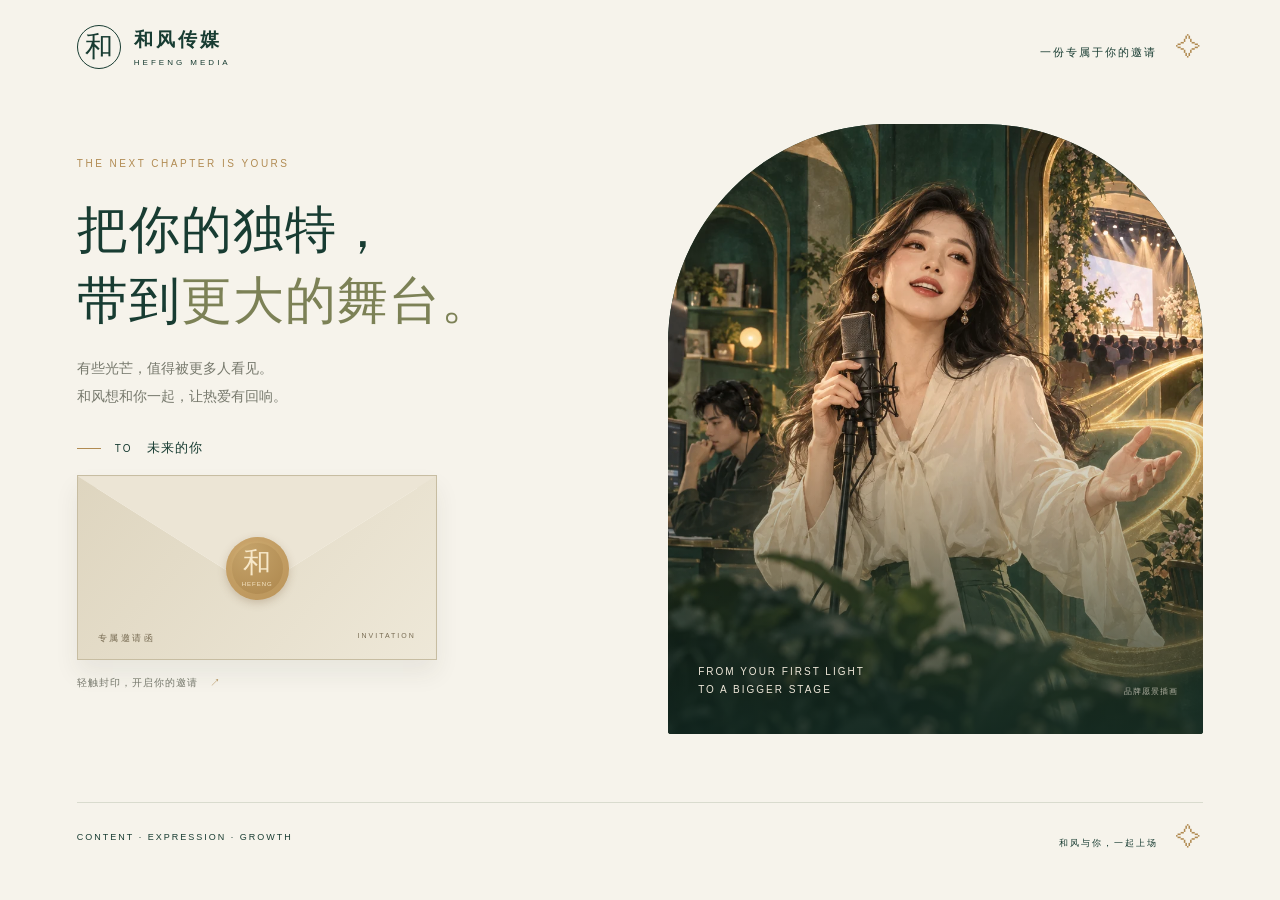
<file: index.html>
<!doctype html>
<html lang="zh-CN">
<head>
  <meta charset="UTF-8"><meta name="viewport" content="width=device-width,initial-scale=1,viewport-fit=cover"><meta name="theme-color" content="#173d32">
  <meta name="description" content="和风传媒主播启程邀请函。把你的独特，带到更大的舞台。"><meta name="robots" content="noindex,nofollow">
  <title>有一封和风的邀请，想交给你 · 和风传媒</title>
  <link rel="icon" href="data:image/svg+xml,%3Csvg xmlns='http://www.w3.org/2000/svg' viewBox='0 0 64 64'%3E%3Crect width='64' height='64' rx='16' fill='%23173d32'/%3E%3Ctext x='32' y='44' text-anchor='middle' font-size='40' fill='%23e4c898'%3E和%3C/text%3E%3C/svg%3E">
  <link rel="stylesheet" href="styles.css"><script defer src="app.js"></script>
</head>
<body>
  <header class="masthead"><a class="brand" href="#" aria-label="和风传媒首页"><span class="brand-mark">和</span><span>和风传媒<small>HEFENG MEDIA</small></span></a><span class="header-note">一份专属于你的邀请 <span class="star">✧</span></span></header>
  <main>
    <section class="hero" aria-labelledby="hero-title">
      <div class="hero-copy"><p class="eyebrow">THE NEXT CHAPTER IS YOURS</p><h1 id="hero-title">把你的独特，<br>带到<span>更大的舞台。</span></h1><p class="hero-description">有些光芒，值得被更多人看见。<br>和风想和你一起，让热爱有回响。</p><div class="recipient-line"><span class="tiny-line"></span><span>TO <b data-recipient>未来的你</b></span></div>
      <button id="open-invitation" class="envelope" aria-expanded="false" aria-controls="invitation-content"><span class="envelope-flap"></span><span class="envelope-paper">一封邀请 · 一段新旅程</span><span class="envelope-face"></span><span class="seal">和<span>HEFENG</span></span><span class="envelope-bottom">专 属 邀 请 函 <span>INVITATION</span></span></button><p class="tap-note" id="tap-note">轻触封印，开启你的邀请 <span>↗</span></p></div>
      <figure class="hero-art"><img src="assets/vision.webp" alt="和风愿景插画：主播在灯光下演唱，运营在旁协作，远处连接舞台、庆祝晚宴与城市夜景" fetchpriority="high" width="1536" height="1024"><figcaption><span>FROM YOUR FIRST LIGHT<br>TO A BIGGER STAGE</span><small>品牌愿景插画</small></figcaption></figure>
      <div class="hero-bottom"><span>CONTENT · EXPRESSION · GROWTH</span><span>和风与你，一起上场 <span class="star">✧</span></span></div>
    </section>

    <div id="invitation-content" hidden>
      <nav class="section-nav" aria-label="邀请函导航"><a href="#letter">给你的一封信</a><a href="#together">与和风同行</a><a href="#reply">留下你的名字 <span>↗</span></a></nav>
      <section id="letter" class="letter-section section-wrap"><div class="section-caption"><span>01 / A LETTER TO YOU</span><span data-code>HF · INVITATION</span></div><div class="letter-layout"><div><p class="eyebrow">很高兴，遇见你</p><h2>你的下一幕，<br>我们想一起参与。</h2><span class="letter-flower" aria-hidden="true">✳</span></div><article class="letter-body"><h3>亲爱的 <span data-recipient>未来的你</span>：</h3><p id="personal-note">你的表达、气质，以及那些还未充分展现的可能，都值得被认真看见、好好打磨。</p><p>我们诚挚地邀请你加入<strong>和风传媒主播合作计划</strong>。从镜头前的一次表达，到被观众记住的个人风格，我们期待和你一起，把每一步走得更踏实，也走得更远。</p><p>和风传媒专注于内容型娱乐直播与主播长期成长。我们相信，有吸引力的直播，来自鲜明的个人特点、用心的内容，以及持续的练习和复盘。</p><p>接下来，我们会和你一起梳理适合的方向，准备镜头呈现与直播内容，并确认开播安排。希望每一次上场，你都更清楚自己的优势，也更有底气。</p><p class="letter-emphasis">让你的特点成为风格，<br>让你的名字被更多人记住。</p><div class="letter-signoff"><span>期待与你一起上场。</span><span class="signoff-brand">和风传媒<small>HEFENG MEDIA</small></span></div></article></div><div class="date-ribbon"><span>我们的下一次相见</span><strong id="launch-date">10.23 <em>/ 2026</em></strong><span>预计合作启动时间<br><small>具体安排与你另行确认</small></span></div></section>

      <section id="together" class="support-section"><div class="section-wrap"><div class="section-caption"><span>02 / BETTER TOGETHER</span><span>你的努力，有人一起认真</span></div><div class="support-title"><h2>你专心发光，<br>我们一起打磨。</h2><p>直播这条路，值得认真经营。<br>从开播前的准备，到一场场内容的积累，<br>把成长落在具体的事情上。</p></div><div class="support-grid"><article><span class="support-number">01</span><h3>找到你的个人风格</h3><p>从性格、表达和擅长的内容出发，梳理适合你的直播方向与镜头呈现。</p><span class="support-tag">个人定位 / 镜头表达</span></article><article><span class="support-number">02</span><h3>把想法做成好内容</h3><p>一起设计话题、互动和节目环节，让直播有节奏，也有让人记住的片段。</p><span class="support-tag">内容共创 / 互动训练</span></article><article><span class="support-number">03</span><h3>让每一场都有积累</h3><p>从具体片段和观众反馈中发现问题，明确下一场可以调整的小目标。</p><span class="support-tag">看播复盘 / 持续成长</span></article></div><div class="vision-feature"><div class="vision-image"><img src="assets/vision.webp" loading="lazy" alt="连接直播、舞台和庆功晚宴的品牌愿景插画" width="1536" height="1024"><span>VISION / 品牌愿景</span></div><div class="vision-copy"><p class="eyebrow">THERE IS MORE AHEAD</p><h3>从直播间的一束光，<br>到更广阔的现场。</h3><p>更好的作品、更多被看见的机会，<br>和一群能分享进步、庆祝成长的人。<br>这些，是我们想和你一起走向的未来。</p><div class="vision-tags"><span>内容共创</span><span>行业交流</span><span>成长庆祝</span></div></div></div></div></section>

      <section id="reply" class="reply-section section-wrap"><div class="section-caption"><span>03 / YOUR NEXT CHAPTER</span><span>这一页，留给你</span></div><div class="reply-heading"><span class="star">✧</span><h2>故事的下一页，<br>从你的名字开始。</h2><p>留下一份对未来的期待，<br>也留下一份我们彼此认真对待的约定。</p></div>
        <form id="reply-form" novalidate><div class="form-row"><label>你的名字或主播昵称 <span>*</span><input id="name" name="name" maxlength="24" autocomplete="nickname" placeholder="希望我们怎样称呼你" required></label><fieldset><legend>你倾向的开播方式 <span>*</span></legend><div class="radio-options"><label><input type="radio" name="mode" value="线上开播" required><span>线上开播</span></label><label><input type="radio" name="mode" value="重庆线下"><span>重庆线下</span></label><label><input type="radio" name="mode" value="再聊聊"><span>再聊聊</span></label></div></fieldset></div><label class="goal-label">想通过直播做到的一件事 <span class="optional">选填</span><textarea id="goal" name="goal" rows="2" maxlength="120" placeholder="比如：找到属于自己的风格，让更多人记住我的声音。"></textarea></label><div class="signature-label"><span>写下你的签名 <span>*</span></span><button type="button" id="clear-signature">重新签写 ↺</button></div><div class="signature-area"><canvas id="signature" aria-label="手写签名区域"></canvas><span id="signature-hint">在这里，用指尖写下你的名字</span></div><label class="typed-option"><input type="checkbox" id="typed-signature">不方便手写，使用姓名落款</label><label class="consent"><input type="checkbox" id="consent" required><span>我愿意保持沟通，按双方确认的安排完成开播准备。如时间或计划有变化，我会提前与对接人说明。</span></label><p class="fine-print">这是一份合作意向回执，具体合作条件以双方正式确认为准。</p><p id="form-error" role="alert" class="form-error"></p><button type="submit" class="primary-button">接受这份邀请 · 生成我的回执 <span>↗</span></button><p class="privacy-note">填写内容仅用于在本机生成回执。保存后发给对接人，完成确认。</p></form>
      </section>
      <footer class="footer"><a class="brand" href="#"><span class="brand-mark">和</span><span>和风传媒<small>HEFENG MEDIA</small></span></a><p>和风与你，一起上场。</p><span>CONTENT · EXPRESSION · GROWTH</span></footer>
    </div>
  </main>
  <dialog id="receipt-dialog"><button class="dialog-close" id="close-dialog" aria-label="关闭回执预览">×</button><p class="eyebrow">A LITTLE PROMISE TO THE FUTURE</p><h2>你的启程回执，已生成。</h2><p class="receipt-help">长按图片保存，发给和风对接人。</p><img id="receipt-image" alt="包含你的合作意向与签名的启程回执"><div class="receipt-actions"><a id="download-receipt" class="primary-button" download="和风传媒启程回执.png">保存回执图片 ↓</a><button type="button" id="share-receipt" class="secondary-button">分享回执 ↗</button></div><p id="share-status" role="status"></p><p class="privacy-note">回执尚未发送，请保存后自行发给对接人。</p></dialog>
  <div class="toast" role="status" id="toast"></div>
</body></html>
</file>
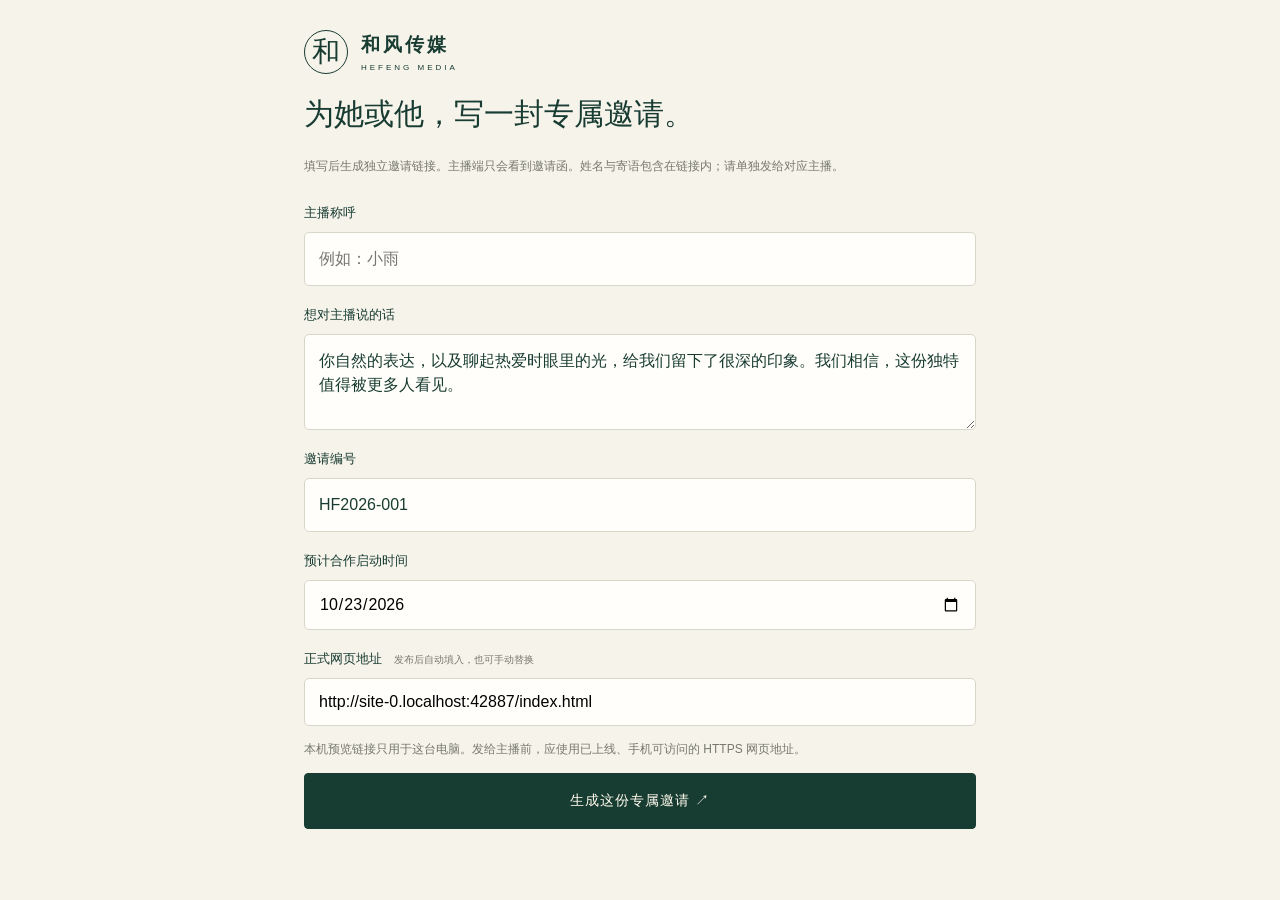
<file: editor.html>
<!doctype html><html lang="zh-CN"><head><meta charset="utf-8"><meta name="viewport" content="width=device-width,initial-scale=1"><meta name="robots" content="noindex,nofollow"><title>制作专属邀请 · 和风传媒</title><link rel="stylesheet" href="styles.css"><style>main{max-width:720px;margin:auto;padding:30px 24px 60px}h1{font-family:var(--serif);font-weight:400;font-size:30px}form{margin-top:26px}form>label{display:block;margin-top:20px}.actions{display:flex;gap:10px;margin-top:24px}.actions>*{flex:1}.result{margin-top:25px;word-break:break-all}#link-output{min-height:120px}.help{font-size:12px;line-height:1.9;color:var(--muted)}#editor-error{color:#a74334;font-size:12px}.secondary-button{padding:12px}#preview{margin-top:15px}</style><script defer src="editor.js"></script></head><body><main><a class="brand" href="index.html"><span class="brand-mark">和</span><span>和风传媒<small>HEFENG MEDIA</small></span></a><h1>为她或他，写一封专属邀请。</h1><p class="help">填写后生成独立邀请链接。主播端只会看到邀请函。姓名与寄语包含在链接内；请单独发给对应主播。</p><form id="editor-form"><label>主播称呼<input id="guest" maxlength="24" placeholder="例如：小雨" required></label><label>想对主播说的话<textarea id="note" maxlength="240" required placeholder="写下沟通中真正打动你的具体特点。">你自然的表达，以及聊起热爱时眼里的光，给我们留下了很深的印象。我们相信，这份独特值得被更多人看见。</textarea></label><label>邀请编号<input id="code" maxlength="40" value="HF2026-001" required></label><label>预计合作启动时间<input id="date" type="date" value="2026-10-23" required style="width:100%;padding:14px;font-size:16px;margin-top:10px;border:1px solid #d7d7c9;background:#fffefa;border-radius:5px"></label><label>正式网页地址 <span class="optional">发布后自动填入，也可手动替换</span><input id="base-url" type="url" placeholder="https://你的域名/" style="width:100%;padding:14px;font-size:16px;margin-top:10px;border:1px solid #d7d7c9;background:#fffefa;border-radius:5px"></label><p class="help">本机预览链接只用于这台电脑。发给主播前，应使用已上线、手机可访问的 HTTPS 网页地址。</p><p id="editor-error" role="alert"></p><button class="primary-button" type="submit">生成这份专属邀请 ↗</button></form><section id="result" class="result" hidden><h2 style="font-size:24px">专属邀请已准备好</h2><label for="link-output">复制后单独发送</label><textarea id="link-output" readonly></textarea><div class="actions"><button id="copy-link" class="primary-button">复制链接</button><a id="preview" class="secondary-button" target="_blank" rel="noopener" style="margin:0;text-align:center">预览邀请函 ↗</a></div><p id="copy-status" class="help" role="status"></p></section></main></body></html>
</file>
<file: styles.css>
@charset "UTF-8";
:root{--paper:#f6f3eb;--ink:#183c32;--green:#173d32;--gold:#b18b52;--muted:#77796d;--line:#d9dbce;--serif:'Songti SC','STSong','SimSun',serif;--sans:-apple-system,BlinkMacSystemFont,'Segoe UI','Microsoft YaHei',sans-serif}*{box-sizing:border-box}html{scroll-behavior:smooth;scroll-padding-top:86px}body{margin:0;background:var(--paper);color:var(--ink);font-family:var(--sans);-webkit-font-smoothing:antialiased}button,input,textarea{font:inherit}button,a,input,textarea{-webkit-tap-highlight-color:transparent}button,a{touch-action:manipulation}button{cursor:pointer}a{color:inherit;text-decoration:none}button:focus-visible,a:focus-visible,input:focus-visible,textarea:focus-visible{outline:3px solid #ba965b;outline-offset:5px}[hidden]{display:none!important}.masthead{height:94px;max-width:1440px;margin:auto;padding:0 6%;display:flex;align-items:center;justify-content:space-between}.brand{display:flex;gap:13px;align-items:center;font-size:19px;letter-spacing:3px;font-weight:600}.brand-mark{font-family:var(--serif);font-size:28px;border:1px solid currentColor;border-radius:50%;width:44px;height:44px;display:grid;place-items:center;letter-spacing:0;font-weight:400}.brand small{display:block;font-size:8px;font-weight:400;letter-spacing:3px;margin-top:5px}.header-note{font-size:11px;letter-spacing:2px}.star{color:var(--gold);font-size:25px;margin-left:14px}.hero{max-width:1440px;margin:auto;position:relative;display:grid;grid-template-columns:1fr 1fr;padding:30px 6% 0;gap:5%;}.hero-copy{padding:24px 0 0}.eyebrow{font-size:10px;letter-spacing:2.5px;color:var(--gold);font-weight:500}.hero h1{font-family:var(--serif);font-weight:400;font-size:clamp(38px,4vw,60px);line-height:1.38;letter-spacing:1px;margin:26px 0 18px}.hero h1 span{color:#7c8156}.hero-description{color:var(--muted);font-size:14px;line-height:2}.recipient-line{display:flex;gap:14px;align-items:center;margin:29px 0 18px;font-size:10px;letter-spacing:2px}.recipient-line b{font-size:13px;margin-left:10px;font-weight:400;letter-spacing:1px}.tiny-line{width:24px;height:1px;background:var(--gold)}.envelope{display:block;width:min(100%,360px);aspect-ratio:1.95;background:#e8e0cd;border:1px solid #c7bda2;position:relative;padding:0;perspective:800px;isolation:isolate;box-shadow:0 13px 23px #32392a13;transition:transform .35s}.envelope:hover{transform:translateY(-4px)}.envelope-flap{position:absolute;inset:0;background:#ece5d5;clip-path:polygon(0 0,100% 0,50% 62%);filter:drop-shadow(0 2px 1px #9e8f71);z-index:4;transform-origin:top;transition:transform .7s,opacity .5s}.envelope-paper{position:absolute;inset:12px 17px;background:#fffcf4;padding:24px 8px;text-align:center;color:var(--gold);font-family:var(--serif);font-size:14px;z-index:1;transition:transform .7s}.envelope-face{position:absolute;inset:0;background:linear-gradient(130deg,#ded5bf,#eee8d8);clip-path:polygon(0 0,50% 62%,100% 0,100% 100%,0 100%);z-index:3}.seal{position:absolute;z-index:5;width:63px;height:63px;left:calc(50% - 31px);top:calc(50% - 31px);border-radius:50%;background:radial-gradient(circle at 35% 24%,#c5a36a,#aa8349);box-shadow:0 3px 9px #70532d42,inset 0 0 0 4px #c29b623f,inset 0 0 0 6px #e3bd823f;color:#f7e8c9;display:flex;align-items:center;justify-content:center;flex-direction:column;font-family:var(--serif);font-size:28px;line-height:1.1;transition:opacity .3s,transform .5s}.seal span{font-family:var(--sans);font-size:6px;letter-spacing:1px;margin-top:2px}.envelope-bottom{position:absolute;bottom:14px;left:20px;right:20px;z-index:4;font-size:9px;display:flex;justify-content:space-between;color:#776b52}.envelope-bottom span{font-size:7px;letter-spacing:2px}.envelope.opened .envelope-flap{transform:rotateX(175deg);opacity:.2;z-index:0}.envelope.opened .seal{opacity:0;transform:scale(.75)}.envelope.opened .envelope-paper{transform:translateY(-20px)}.tap-note{font-size:10px;color:var(--muted);letter-spacing:1px;margin:16px 0 34px}.tap-note span{padding-left:8px;color:var(--gold)}.hero-art{margin:0;min-height:610px;position:relative;border-radius:220px 220px 3px 3px;overflow:hidden;background:var(--green)}.hero-art img{width:100%;height:100%;position:absolute;object-fit:cover;object-position:43% center}.hero-art:after{content:'';position:absolute;inset:45% 0 0;background:linear-gradient(transparent,#132b24cc)}.hero-art figcaption{position:absolute;z-index:1;bottom:35px;left:30px;right:25px;color:#eee7d9;display:flex;align-items:flex-end;justify-content:space-between;font-size:10px;line-height:1.8;letter-spacing:2px}.hero-art small{font-size:8px;letter-spacing:1px;opacity:.7}.hero-bottom{grid-column:1/-1;display:flex;justify-content:space-between;align-items:center;border-top:1px solid var(--line);font-size:9px;letter-spacing:2px;padding:20px 0;margin-top:32px}.section-nav{position:sticky;top:0;z-index:20;display:flex;justify-content:center;gap:54px;padding:21px 20px;background:#f6f3ebf0;backdrop-filter:blur(12px);border-bottom:1px solid var(--line);font-size:12px}.section-nav a:last-child{color:#98723c}.section-wrap{max-width:1160px;margin:auto;padding:64px 28px}.section-caption{display:flex;justify-content:space-between;gap:12px;font-size:9px;letter-spacing:2px;color:var(--muted);padding-bottom:22px;border-bottom:1px solid var(--line);margin-bottom:50px}h2{font-family:var(--serif);font-size:40px;font-weight:400;line-height:1.5;letter-spacing:1px}.letter-layout{display:grid;grid-template-columns:1fr 1.25fr;gap:10%}.letter-layout h2{margin-top:17px}.letter-flower{display:block;font-size:106px;color:#b49b684d;margin-top:45px}.letter-body h3{font-weight:500;font-size:17px;margin:0 0 22px}.letter-body p{font-size:14px;line-height:2.1;color:#5e685e;margin:0 0 18px}.letter-body strong{color:var(--ink);font-weight:500}.letter-body .letter-emphasis{font-family:var(--serif);font-size:25px;line-height:1.8;color:var(--ink);margin:28px 0}.letter-signoff{display:flex;justify-content:space-between;align-items:center;font-size:12px;color:var(--muted);padding-top:15px}.signoff-brand{font-family:var(--serif);font-size:23px;letter-spacing:3px;color:var(--ink)}.signoff-brand small{display:block;font-family:var(--sans);font-size:7px;letter-spacing:2px;margin-top:5px}.date-ribbon{display:flex;align-items:center;justify-content:space-between;border-top:1px solid var(--line);border-bottom:1px solid var(--line);margin-top:55px;padding:25px 6%;font-size:12px;line-height:1.7}.date-ribbon strong{font-family:Georgia,serif;font-size:45px;font-weight:400}.date-ribbon em{font-size:18px;font-style:normal;color:var(--gold)}.date-ribbon small{color:var(--muted);font-size:10px}.support-section{background:var(--green);color:var(--paper)}.support-section .section-caption{border-color:#ffffff25;color:#b2c2b6}.support-title{display:flex;justify-content:space-between;align-items:center}.support-title h2{margin:0}.support-title p{font-size:13px;line-height:2.1;color:#b7c5b9}.support-grid{display:grid;grid-template-columns:repeat(3,1fr);gap:30px;margin-top:40px}.support-grid article{border-top:1px solid #c8d3be42;padding:20px 0}.support-number{color:#cfb57c;font-family:Georgia,serif;font-size:16px}.support-grid h3{font-family:var(--serif);font-size:22px;font-weight:400;margin:20px 0 14px}.support-grid p{font-size:13px;line-height:1.9;color:#bbc9bd}.support-tag{display:block;font-size:9px;letter-spacing:1px;color:#c2b188;margin-top:25px}.vision-feature{display:grid;grid-template-columns:1.2fr 1fr;gap:6%;align-items:center;margin-top:35px;padding-top:40px;border-top:1px solid #ffffff25}.vision-image{position:relative;aspect-ratio:1.5;overflow:hidden;border-radius:3px}.vision-image img{width:100%;height:100%;object-fit:cover}.vision-image>span{position:absolute;bottom:12px;left:12px;font-size:8px;background:#173d32b8;padding:6px 9px;letter-spacing:1px}.vision-copy h3{font-family:var(--serif);font-size:28px;font-weight:400;line-height:1.6}.vision-copy p:not(.eyebrow){font-size:12px;line-height:2;color:#bbc9bd}.vision-tags{display:flex;flex-wrap:wrap;gap:9px;font-size:10px;margin-top:22px}.vision-tags span{border:1px solid #ffffff30;padding:6px 12px;border-radius:20px}.reply-section{padding-bottom:90px}.reply-heading{text-align:center}.reply-heading .star{font-size:40px;margin:0}.reply-heading h2{margin:15px 0}.reply-heading p{font-size:13px;line-height:1.9;color:var(--muted)}form{max-width:680px;margin:40px auto 0}form label,legend,.signature-label{font-size:13px;font-weight:500}form label>span:not(.optional){color:var(--gold)}.form-row{display:grid;grid-template-columns:1fr 1fr;gap:22px}input[type=text],input:not([type]),textarea{display:block;width:100%;background:#fffefa;color:var(--ink);border:1px solid #d7d7c9;border-radius:5px;padding:14px;margin-top:10px;font-size:16px;line-height:1.5}textarea{resize:vertical;min-height:96px}fieldset{border:0;padding:0;margin:0;min-width:0}legend{padding:0}legend span{color:var(--gold)}.radio-options{display:flex;gap:7px;margin-top:10px}.radio-options label{flex:1;cursor:pointer}.radio-options input{position:absolute;opacity:0}.radio-options span{display:flex;align-items:center;justify-content:center;min-height:54px;border:1px solid #d7d7c9;border-radius:5px;color:var(--ink)!important;font-size:12px;background:#fffefa}.radio-options input:checked+span{border-color:var(--ink);background:#e7ede4;box-shadow:inset 0 0 0 1px var(--ink)}.radio-options input:focus-visible+span{outline:3px solid var(--gold);outline-offset:2px}.goal-label{display:block;margin-top:25px}.optional{color:var(--muted);font-size:10px;margin-left:8px;font-weight:400}.signature-label{display:flex;justify-content:space-between;align-items:center;margin:22px 0 10px}.signature-label button{border:0;background:none;color:#7b765e;font-size:11px;min-height:36px}.signature-area{height:170px;position:relative;border:1px solid #d7d7c9;border-radius:5px;background:#fffefa}.signature-area:after{content:'';position:absolute;bottom:40px;left:20px;right:20px;border-bottom:1px dashed #ddded2;pointer-events:none}#signature{display:block;width:100%;height:100%;touch-action:none;position:relative;z-index:1}#signature-hint{pointer-events:none;position:absolute;inset:0;display:grid;place-items:center;font-size:13px;color:#afb09e}.typed-option{display:flex;align-items:center;gap:8px;margin-top:14px;font-size:12px;font-weight:400}.typed-option input,.consent input{accent-color:var(--green);width:18px;height:18px;flex:none}.consent{display:flex;gap:10px;align-items:flex-start;margin-top:24px;font-size:12px;line-height:1.9;font-weight:400}.consent span{color:#5e685e!important}.consent input{margin-top:3px}.fine-print{font-size:10px;line-height:1.8;color:var(--muted);margin-left:30px}.form-error{color:#a74334;font-size:12px;min-height:18px}.primary-button{display:flex;justify-content:center;align-items:center;gap:30px;min-height:56px;border:1px solid var(--green);background:var(--green);color:#fff9ec;border-radius:4px;padding:16px 20px;font-size:14px;letter-spacing:1px;width:100%}.primary-button:hover{background:#29513f}.privacy-note{color:var(--muted);font-size:10px;line-height:1.8;text-align:center;margin:13px 0 0}.footer{border-top:1px solid var(--line);max-width:1280px;padding:36px 6%;margin:auto;display:flex;align-items:center;justify-content:space-between}.footer p{font-family:var(--serif);font-size:18px}.footer>span{font-size:8px;letter-spacing:1px;color:var(--muted)}dialog{border:0;border-radius:10px;max-width:520px;width:calc(100% - 28px);max-height:90dvh;padding:28px;background:var(--paper);color:var(--ink);overflow-y:auto;overscroll-behavior:contain}dialog::backdrop{background:#0d241bd9;backdrop-filter:blur(5px)}dialog h2{font-size:24px;margin:14px 0 10px}.dialog-close{position:absolute;top:8px;right:10px;background:transparent;border:0;font-size:28px;width:40px;height:40px;color:var(--ink)}.receipt-help{font-size:12px;color:var(--muted)}#receipt-image{width:100%;height:auto;display:block;border-radius:4px}.receipt-actions{display:flex;gap:10px;margin-top:18px}.receipt-actions>*{flex:1;font-size:12px;letter-spacing:0;padding:10px}.secondary-button{border:1px solid var(--ink);border-radius:4px;background:transparent;color:var(--ink)}#share-status{font-size:12px;line-height:1.8}.toast{position:fixed;bottom:35px;left:50%;transform:translateX(-50%);background:var(--green);color:var(--paper);padding:12px 20px;font-size:12px;border-radius:4px;z-index:60;display:none}
@media(min-width:1600px){.hero-art{min-height:660px}}
@media(max-width:760px){html{scroll-padding-top:66px}.masthead{height:78px;padding:0 22px}.brand{font-size:17px;gap:10px}.brand-mark{width:38px;height:38px;font-size:25px}.header-note{font-size:9px;letter-spacing:0}.header-note .star{margin-left:5px;font-size:20px}.hero{display:flex;flex-direction:column;padding:0 22px;gap:0}.hero-copy{padding:22px 0 0;position:relative;z-index:1}.hero h1{font-size:38px;line-height:1.45;margin:20px 0 15px;letter-spacing:0}.hero-description{font-size:13px;line-height:1.9}.eyebrow{font-size:8px;letter-spacing:2px}.recipient-line{margin:24px 0 14px}.envelope{width:100%;max-width:360px;aspect-ratio:2.05}.tap-note{margin-bottom:27px}.hero-art{min-height:0;width:100%;height:280px;border-radius:150px 150px 3px 3px;flex:none}.hero-art img{object-position:center 40%}.hero-art figcaption{bottom:20px;left:20px;font-size:8px}.hero-bottom{padding:17px 0;margin-top:20px;width:100%;font-size:7px;letter-spacing:1px}.hero-bottom .star{font-size:18px;margin-left:4px}.section-nav{padding:18px 12px;gap:0;justify-content:space-between;font-size:11px}.section-wrap{padding:42px 24px}.section-caption{font-size:7px;letter-spacing:1px;margin-bottom:30px;padding-bottom:18px}.letter-layout{display:block}.letter-layout h2{font-size:31px;margin:15px 0 30px}.letter-flower{display:none}.letter-body h3{font-size:16px}.letter-body p{font-size:14px;line-height:2}.letter-body .letter-emphasis{font-size:24px}.date-ribbon{margin-top:36px;padding:23px 0;gap:12px;flex-wrap:wrap}.date-ribbon>span:first-child{width:100%;font-size:11px}.date-ribbon strong{font-size:43px}.date-ribbon>span:last-child{font-size:11px}h2{font-size:32px}.support-title{display:block}.support-title p{margin-top:20px}.support-grid{grid-template-columns:1fr;margin-top:30px;gap:5px}.support-grid article{position:relative;padding:23px 0 20px 40px}.support-number{position:absolute;left:0;top:28px}.support-grid h3{margin:0 0 10px;font-size:22px}.support-grid p{margin:0}.support-tag{margin-top:13px;font-size:9px}.vision-feature{display:block;margin-top:12px;padding-top:28px}.vision-copy{padding-top:25px}.vision-copy h3{font-size:27px;margin:16px 0}.reply-heading h2{font-size:30px}.reply-heading p{font-size:12px}.reply-section{padding-bottom:55px}form{margin-top:32px}.form-row{display:block}.form-row fieldset{margin-top:24px}.radio-options span{font-size:13px}.goal-label{margin-top:24px}.signature-area{height:158px}.footer{display:block;padding:28px 24px 38px}.footer p{margin:22px 0 12px;font-size:17px}dialog{padding:24px 18px}dialog .eyebrow{font-size:7px}dialog h2{font-size:22px}.primary-button{font-size:13px;padding:15px 10px;gap:10px}.reply-section .primary-button{padding-bottom:calc(16px + env(safe-area-inset-bottom)/3)}}
@media(max-width:360px){.hero h1{font-size:32px}.masthead{padding:0 18px}.header-note{font-size:8px}.hero{padding:0 18px}.section-wrap{padding-left:20px;padding-right:20px}.section-caption{font-size:6.5px}.section-nav{font-size:10px}.reply-heading h2{font-size:28px}}
@media(prefers-reduced-motion:reduce){html{scroll-behavior:auto}*,*:before,*:after{transition:none!important;animation:none!important}}
</file>
